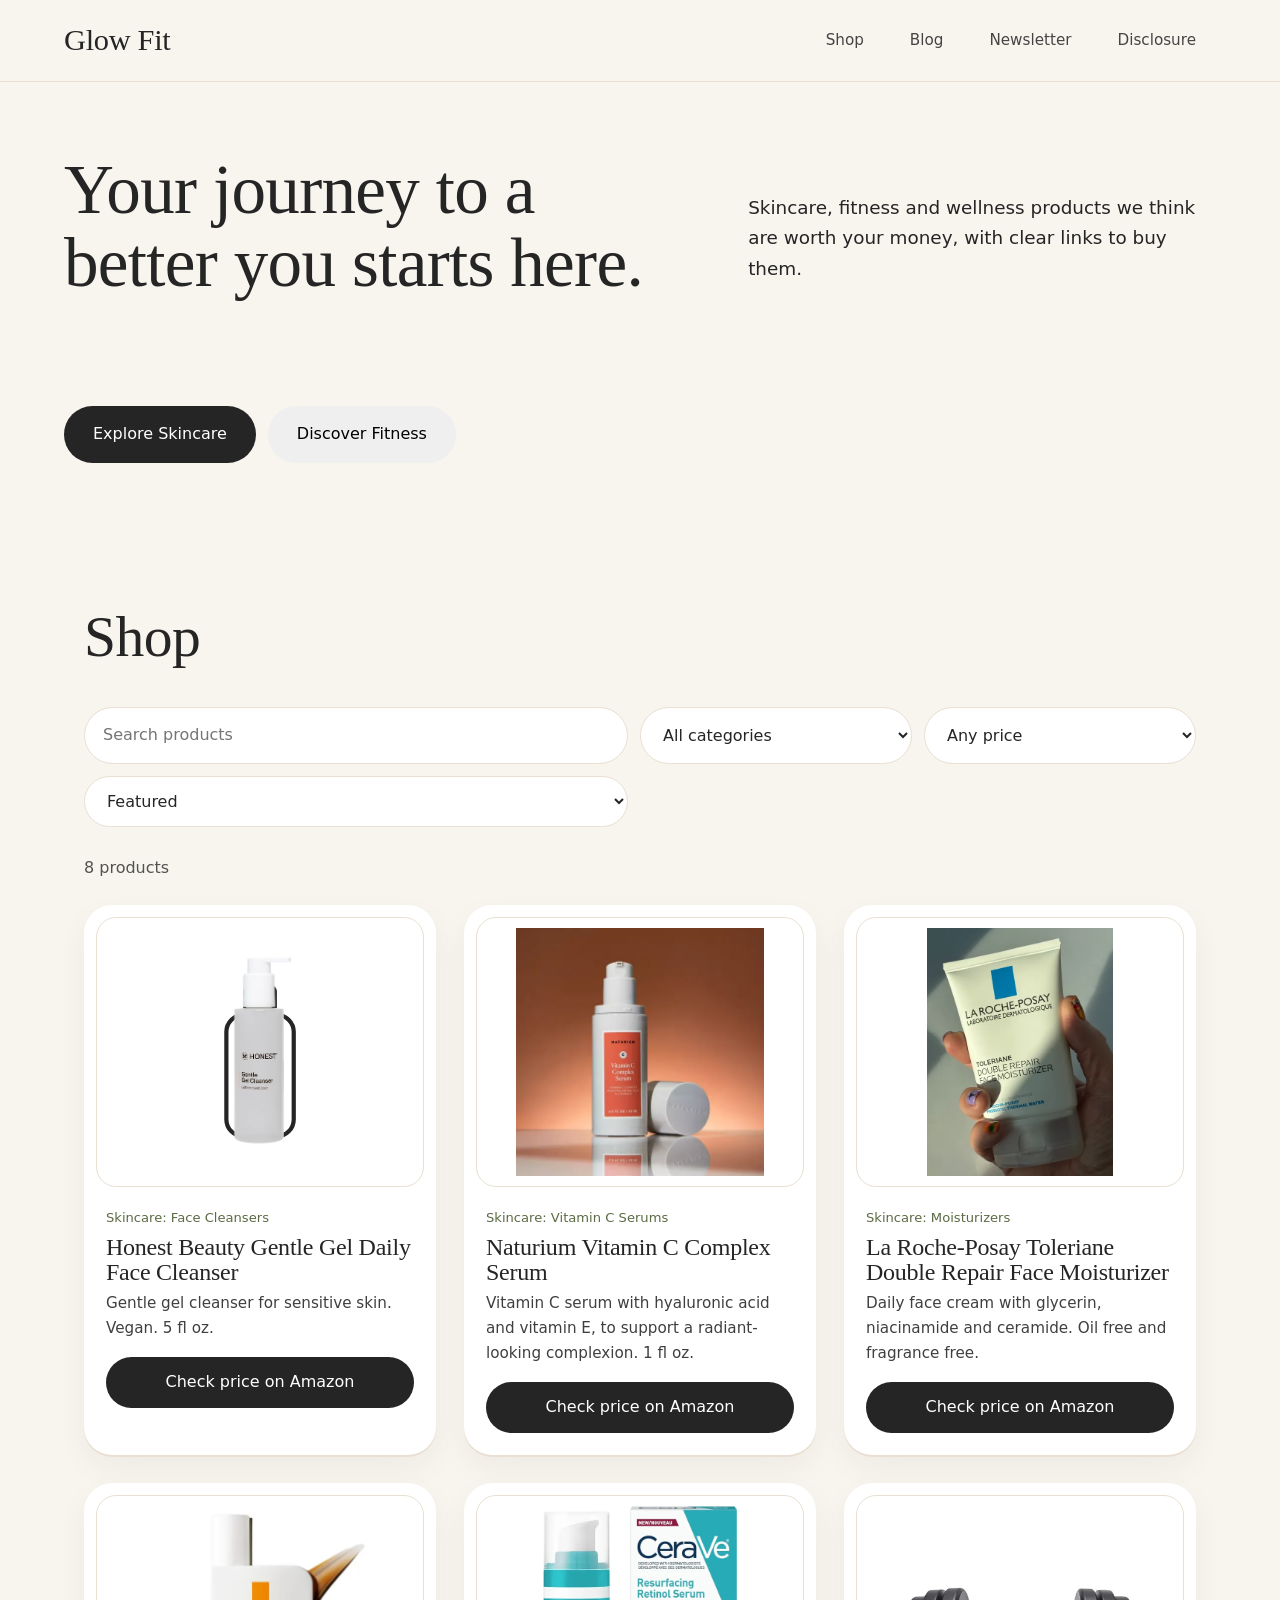
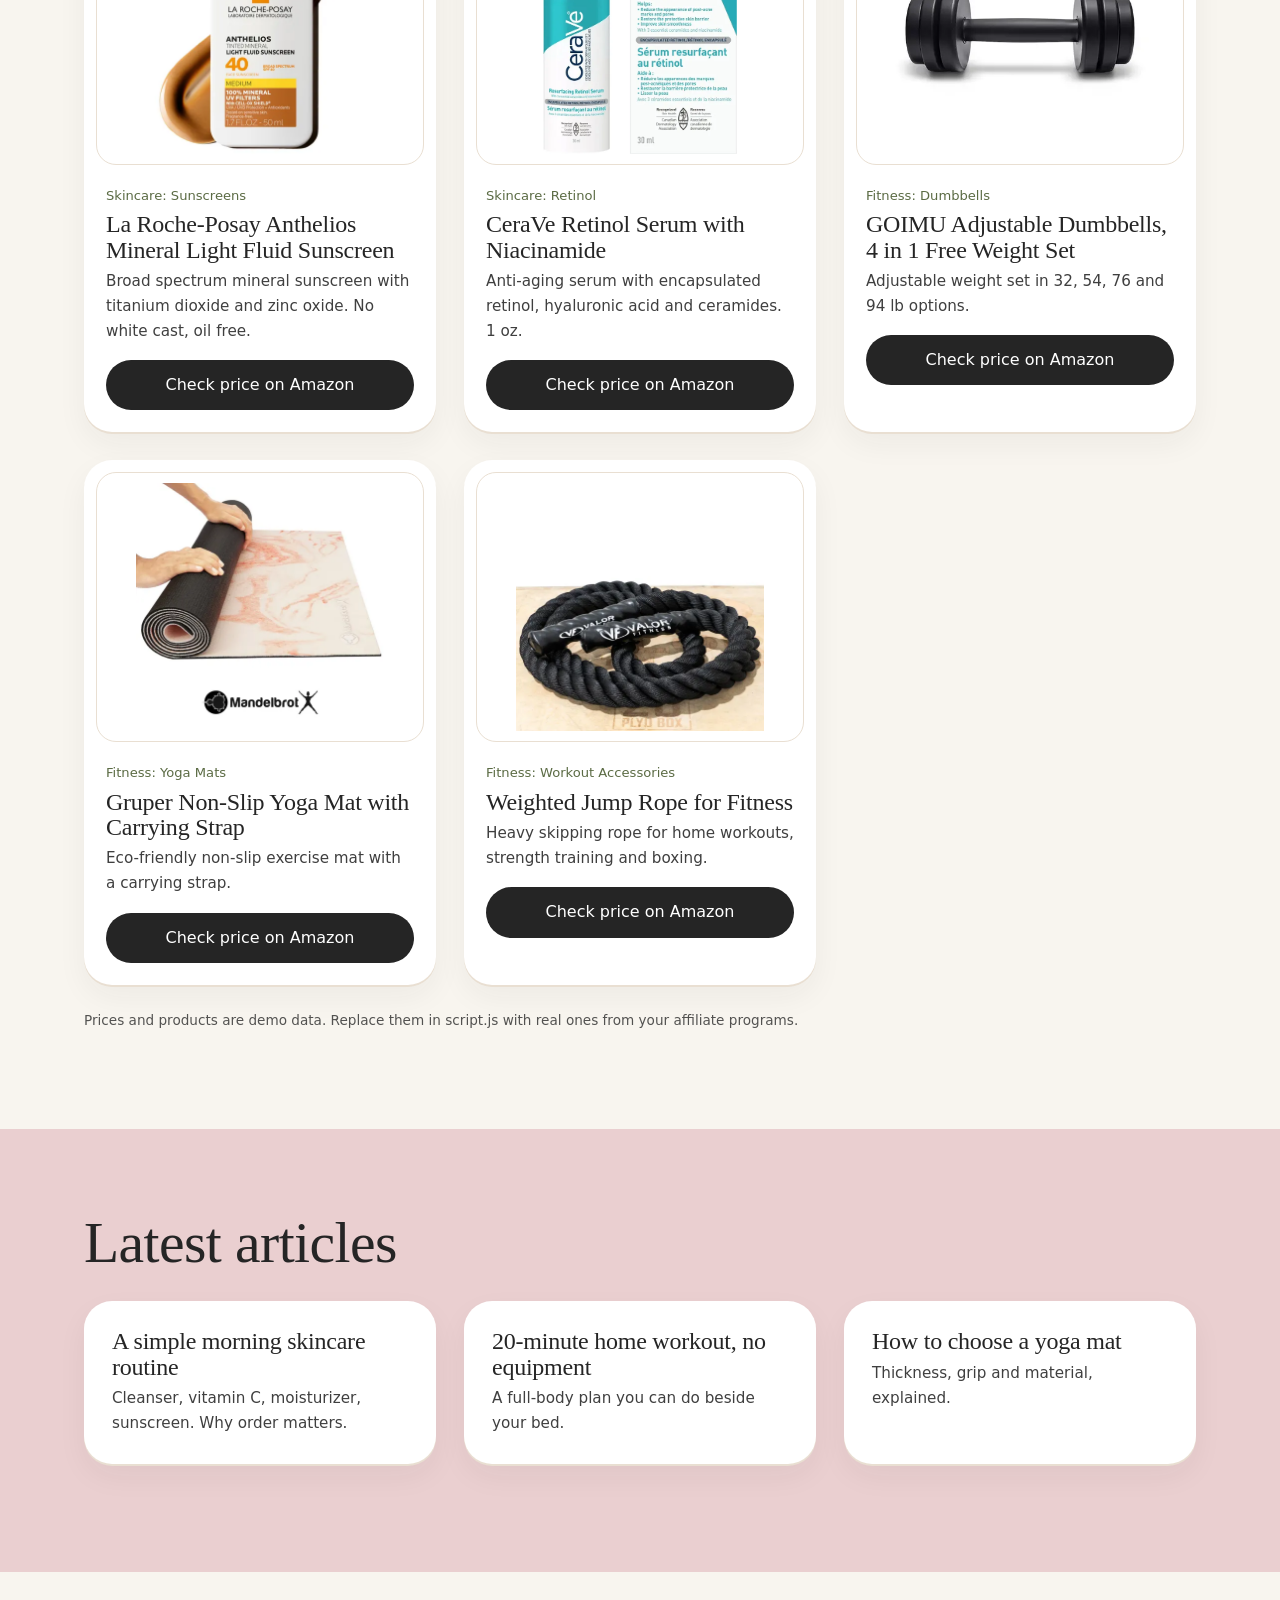
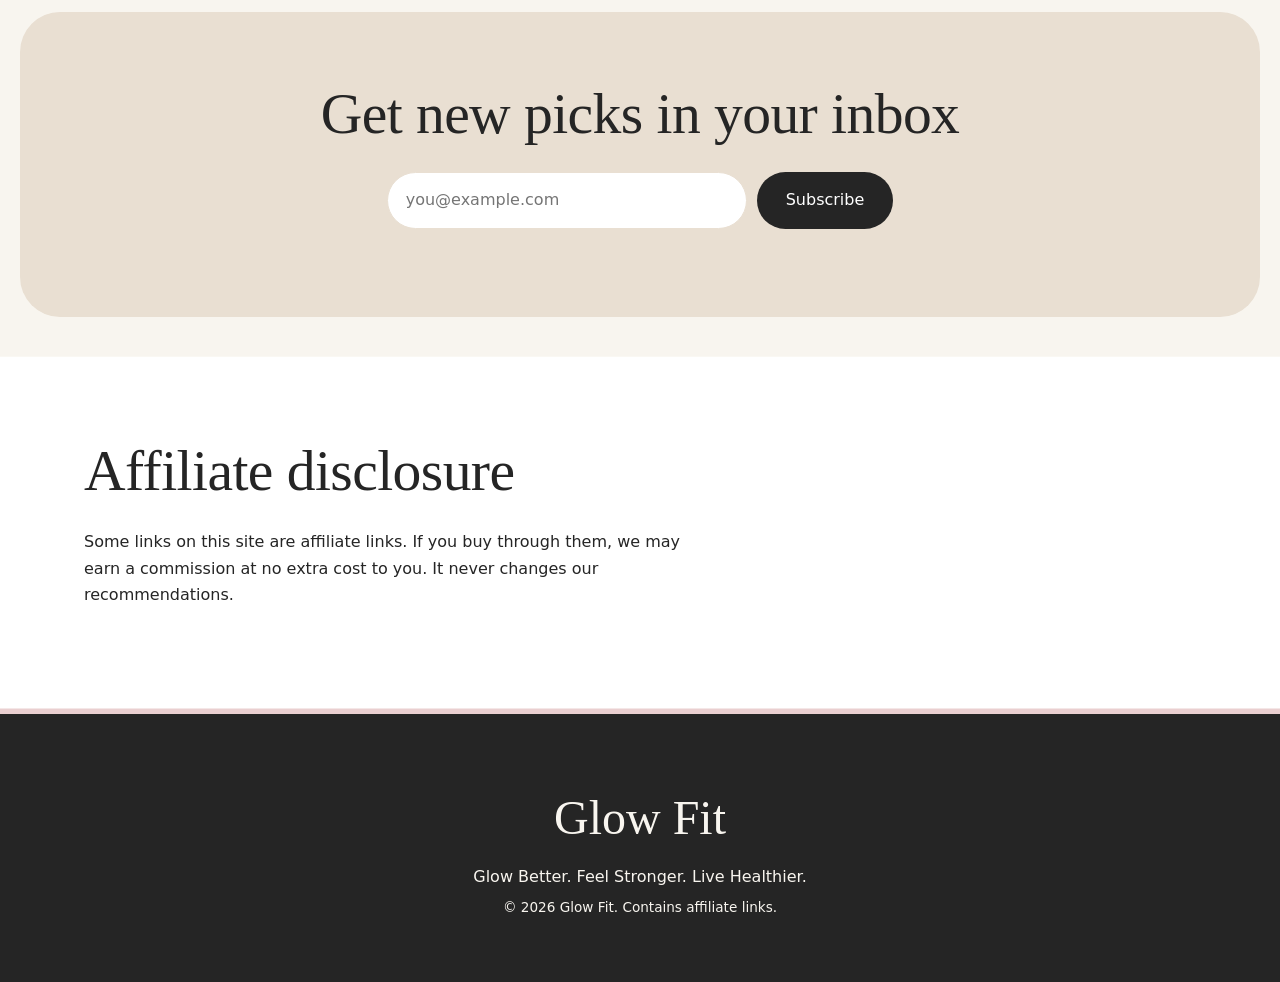
<file: index (1).html>
<!DOCTYPE html>
<html lang="en">
<head>
<meta charset="UTF-8">
<meta name="viewport" content="width=device-width, initial-scale=1">
<title>Glow Fit | Skincare, Fitness & Wellness Picks</title>
<meta name="description" content="Glow Better. Feel Stronger. Live Healthier. Honest picks in skincare, fitness and wellness.">
<meta property="og:title" content="Glow Fit">
<meta property="og:description" content="Glow Better. Feel Stronger. Live Healthier.">
<link rel="stylesheet" href="style.css">
</head>
<body>
<header class="nav">
  <a class="logo" href="#top">Glow Fit</a>
  <nav>
    <a href="#shop">Shop</a>
    <a href="#blog">Blog</a>
    <a href="#newsletter">Newsletter</a>
    <a href="#disclosure">Disclosure</a>
  </nav>
</header>

<main id="top">
  <section class="hero">
    <h1>Your journey to a better you starts here.</h1>
    <p>Skincare, fitness and wellness products we think are worth your money, with clear links to buy them.</p>
    <div class="cta">
      <button class="btn dark" data-jump="skincare">Explore Skincare</button>
      <button class="btn light" data-jump="fitness">Discover Fitness</button>
    </div>
  </section>

  <section id="shop" class="wrap">
    <h2>Shop</h2>
    <div class="tools">
      <input id="search" type="search" placeholder="Search products" aria-label="Search products">
      <select id="category" aria-label="Category"></select>
      <select id="price" aria-label="Price">
        <option value="all">Any price</option>
        <option value="0-25">Under $25</option>
        <option value="25-50">$25 to $50</option>
        <option value="50-999">Over $50</option>
      </select>
      <select id="sort" aria-label="Sort">
        <option value="featured">Featured</option>
        <option value="low">Price: low to high</option>
        <option value="high">Price: high to low</option>
      </select>
    </div>
    <p id="count" class="muted"></p>
    <div id="grid" class="grid"></div>
    <p class="muted small">Prices and products are demo data. Replace them in script.js with real ones from your affiliate programs.</p>
  </section>

  <section id="blog" class="wrap">
    <h2>Latest articles</h2>
    <div class="grid blog">
      <article class="card"><div class="body"><h3>A simple morning skincare routine</h3><p>Cleanser, vitamin C, moisturizer, sunscreen. Why order matters.</p></div></article>
      <article class="card"><div class="body"><h3>20-minute home workout, no equipment</h3><p>A full-body plan you can do beside your bed.</p></div></article>
      <article class="card"><div class="body"><h3>How to choose a yoga mat</h3><p>Thickness, grip and material, explained.</p></div></article>
    </div>
  </section>

  <section id="newsletter" class="wrap news">
    <h2>Get new picks in your inbox</h2>
    <form id="news-form">
      <input type="email" id="email" placeholder="you@example.com" required aria-label="Email">
      <button class="btn dark" type="submit">Subscribe</button>
    </form>
    <p id="news-msg" class="muted" role="status"></p>
  </section>

  <section id="disclosure" class="wrap">
    <h2>Affiliate disclosure</h2>
    <p>Some links on this site are affiliate links. If you buy through them, we may earn a commission at no extra cost to you. It never changes our recommendations.</p>
  </section>
</main>

<footer>
  <strong>Glow Fit</strong>
  <span>Glow Better. Feel Stronger. Live Healthier.</span>
  <span class="small">&copy; <span id="year"></span> Glow Fit. Contains affiliate links.</span>
</footer>
<script src="script.js"></script>
</body>
</html>
</file>
<file: style.css>
:root{--cream:#F8F5EF;--beige:#E9DFD2;--sage:#A3B18A;--ink:#252525;--white:#fff;--pink:#EACFD0;--sage-d:#5b6b44}
*{box-sizing:border-box}
html{scroll-behavior:smooth}
body{margin:0;background:var(--cream);color:var(--ink);font-family:"Hanken Grotesk",system-ui,sans-serif;line-height:1.65;-webkit-font-smoothing:antialiased}
h1,h2,h3,.logo{font-family:"Instrument Serif",Georgia,serif;font-weight:400;line-height:1.05;letter-spacing:-.01em}
a{color:inherit}
.nav{position:sticky;top:0;z-index:5;display:flex;justify-content:space-between;align-items:center;gap:20px;padding:18px 5vw;background:rgba(248,245,239,.9);backdrop-filter:blur(10px)}
.logo{font-size:1.9rem;text-decoration:none}
.nav nav{display:flex;gap:28px;margin-left:auto}
.nav nav a{text-decoration:none;font-size:.95rem;opacity:.75}
.nav nav a:hover{opacity:1}
.nav-cta{background:var(--ink);color:var(--white);padding:10px 22px;border-radius:999px;text-decoration:none;font-size:.9rem;font-weight:500}
.hero{display:grid;grid-template-columns:1.15fr .85fr;gap:4vw;align-items:center;padding:7vh 5vw 10vh;max-width:1300px;margin:auto}
.hero h1{font-size:clamp(3rem,8vw,6.6rem);margin:0 0 24px;animation:rise .9s cubic-bezier(.2,.7,.2,1) both}
.hero p{max-width:46ch;font-size:1.15rem;margin:0;animation:rise .9s .12s cubic-bezier(.2,.7,.2,1) both}
.cta{display:flex;gap:12px;flex-wrap:wrap;margin-top:32px;animation:rise .9s .24s cubic-bezier(.2,.7,.2,1) both}
.btn{border:1.5px solid transparent;border-radius:999px;padding:14px 28px;font:inherit;font-weight:500;cursor:pointer;text-decoration:none;display:inline-block;transition:background .2s,color .2s}
.btn.dark{background:var(--ink);color:var(--white)}
.btn.dark:hover{background:var(--sage-d)}
.btn.line{border-color:var(--ink);background:transparent;color:var(--ink)}
.btn.line:hover{background:var(--ink);color:var(--white)}
.wrap{padding:84px 5vw;max-width:1240px;margin:auto}
h2{font-size:clamp(2.2rem,5vw,3.6rem);margin:0 0 28px}
.tools{display:grid;grid-template-columns:2fr 1fr 1fr;gap:12px}
.tools input,.tools select,.news input{padding:14px 18px;border:1px solid var(--beige);border-radius:999px;background:var(--white);font:inherit;min-width:0;color:var(--ink)}
.grid{display:grid;grid-template-columns:repeat(auto-fill,minmax(260px,1fr));gap:28px;margin:24px 0}
.card{background:var(--white);border-radius:28px;overflow:hidden;display:flex;flex-direction:column;transition:transform .25s}
.card:hover{transform:translateY(-4px)}
.thumb{margin:12px 12px 0;height:200px;border-radius:20px;display:grid;place-items:center;overflow:hidden}
.thumb svg{width:62%;height:auto;transition:transform .5s cubic-bezier(.2,.7,.2,1)}
.card:hover .thumb svg{transform:scale(1.1) rotate(-4deg)}
.body{padding:20px 22px 22px;display:flex;flex-direction:column;gap:6px;flex:1}
.body h3{margin:0;font-size:1.5rem}
.body p{margin:0;font-size:.95rem;opacity:.8}
.tag{font-size:.82rem;color:var(--sage-d);font-weight:500}
.price{font-weight:600;margin-top:auto;padding-top:8px}
.body .btn{text-align:center;padding:11px 18px;margin-top:10px}
.blog .card{background:var(--beige)}
.blog .body{padding:28px}
.muted{opacity:.65}.small{font-size:.85rem}
.news{background:var(--pink);border-radius:40px;text-align:center;margin:40px auto;padding:72px 5vw}
.news form{display:flex;gap:10px;justify-content:center;flex-wrap:wrap}
.news input{width:min(360px,100%)}
#disclosure p{max-width:62ch}
footer{display:flex;flex-direction:column;gap:6px;align-items:center;text-align:center;padding:64px 5vw;background:var(--ink);color:var(--cream)}
footer strong{font-family:"Instrument Serif",Georgia,serif;font-weight:400;font-size:3rem}
:focus-visible{outline:3px solid var(--sage);outline-offset:3px}
@keyframes rise{from{opacity:0;transform:translateY(24px)}to{opacity:1;transform:none}}
@keyframes fade{from{opacity:0}to{opacity:1}}
@media(max-width:860px){.nav nav{display:none}.nav-cta{margin-left:auto}}
@media(max-width:600px){.tools{grid-template-columns:1fr 1fr}.tools input{grid-column:1/-1}.wrap{padding:56px 5vw}}
@media(prefers-reduced-motion:reduce){*{animation:none!important;transition:none!important;scroll-behavior:auto!important}}

@keyframes slide{to{transform:translateX(-50%)}}
.marquee{overflow:hidden;background:var(--ink);color:var(--cream);padding:18px 0}
.track{display:flex;gap:32px;align-items:center;width:max-content;animation:slide 32s linear infinite}
.track span{font-family:"Instrument Serif",Georgia,serif;font-size:1.8rem;white-space:nowrap}
.track i{width:10px;height:10px;border-radius:50%;background:var(--sage);flex:none}
.marquee:hover .track{animation-play-state:paused}
.reveal{opacity:0;transform:translateY(28px);transition:opacity .8s cubic-bezier(.2,.7,.2,1),transform .8s cubic-bezier(.2,.7,.2,1)}
.reveal.in{opacity:1;transform:none}
.card.reveal.in:hover{transform:translateY(-4px)}

/* ===== CONTRAST + EASE OF USE ===== */
.hero{box-shadow:0 0 0 100vmax var(--beige);clip-path:inset(0 -100vmax);background:var(--beige)}
.hero p{opacity:.9}
.nav{border-bottom:1px solid var(--beige)}
.nav-cta,.btn.dark{background:var(--ink)}
.nav-cta:hover{background:var(--sage-d)}
#shop{padding-top:72px}
.tools{position:sticky;top:66px;z-index:4;background:var(--cream);padding:12px 0}
.tools input,.tools select{min-height:48px;border:1.5px solid var(--beige)}
.tools input:focus,.tools select:focus{border-color:var(--sage-d);outline:none;box-shadow:0 0 0 3px rgba(163,177,138,.35)}
.card{box-shadow:0 2px 0 var(--beige),0 12px 30px rgba(37,37,37,.05)}
.body p{opacity:.88}
.price{font-size:1.3rem}
.price .muted{font-size:.75rem;font-weight:400}
.body .btn{min-height:48px;display:flex;align-items:center;justify-content:center}
.muted{opacity:.78}
#blog{box-shadow:0 0 0 100vmax var(--pink);clip-path:inset(0 -100vmax);background:var(--pink)}
.blog .card{background:var(--white)}
.blog .body{padding:28px}
.news{background:var(--beige)}
.news .btn.dark{min-height:48px}
#disclosure{box-shadow:0 0 0 100vmax var(--white);clip-path:inset(0 -100vmax);background:var(--white)}
footer{border-top:6px solid var(--pink)}
@media(max-width:860px){.tools{top:60px}}

/* ===== HERO PHOTO + GLOW ===== */
.card,.news{transition:box-shadow .45s ease,transform .45s cubic-bezier(.2,.7,.2,1)}
.card:hover,.card.glow,.card:focus-within,.news:hover,.news.glow{box-shadow:0 0 0 2px var(--sage),0 0 34px rgba(163,177,138,.65),0 0 90px rgba(234,207,208,.95)}

/* ===== HERO WITH PHOTO INSIDE ===== */
.top{position:relative;background:var(--beige);overflow:hidden}
.hero{position:relative;z-index:1;display:grid;grid-template-columns:minmax(0,1.15fr) minmax(0,.85fr);gap:4vw;align-items:center;min-height:0;max-width:1300px;margin:auto;padding:8vh 5vw;background:transparent;box-shadow:none;clip-path:none}
.hero-text{max-width:none}
.hero h1{font-size:clamp(2.8rem,5.4vw,4.8rem)}
.hero-photo{height:min(64vh,560px);min-height:340px;border-radius:280px 280px 32px 32px;overflow:hidden;background:linear-gradient(160deg,var(--pink),var(--sage));box-shadow:0 20px 50px rgba(37,37,37,.12);animation:fade 1.2s .2s both}
.hero-photo img{display:block;width:100%;height:100%;object-fit:cover;object-position:center 32%}
@media(max-width:860px){.hero{grid-template-columns:1fr;padding:6vh 5vw}.hero-photo{height:360px;border-radius:200px 200px 28px 28px}}

/* ===== OVAL NAV LINKS ===== */
.nav nav{gap:6px}
.nav nav a{padding:10px 20px;border-radius:999px;opacity:.85;transition:background .25s ease,opacity .25s ease}
.nav nav a:hover,.nav nav a:focus-visible,.nav nav a:active{background:var(--beige);opacity:1}
.nav-cta{transition:background .25s ease,color .25s ease}
.nav-cta:hover,.nav-cta:focus-visible,.nav-cta:active{background:var(--beige);color:var(--ink)}



/* ===== PRODUCT PHOTOS ===== */
.thumb{position:relative;height:270px;background:#fff!important;border:1px solid var(--beige)}
.thumb img{position:absolute;inset:0;width:100%;height:100%;object-fit:contain;padding:10px;transition:transform .5s cubic-bezier(.2,.7,.2,1)}
.card:hover .thumb img{transform:scale(1.04)}
</file>
